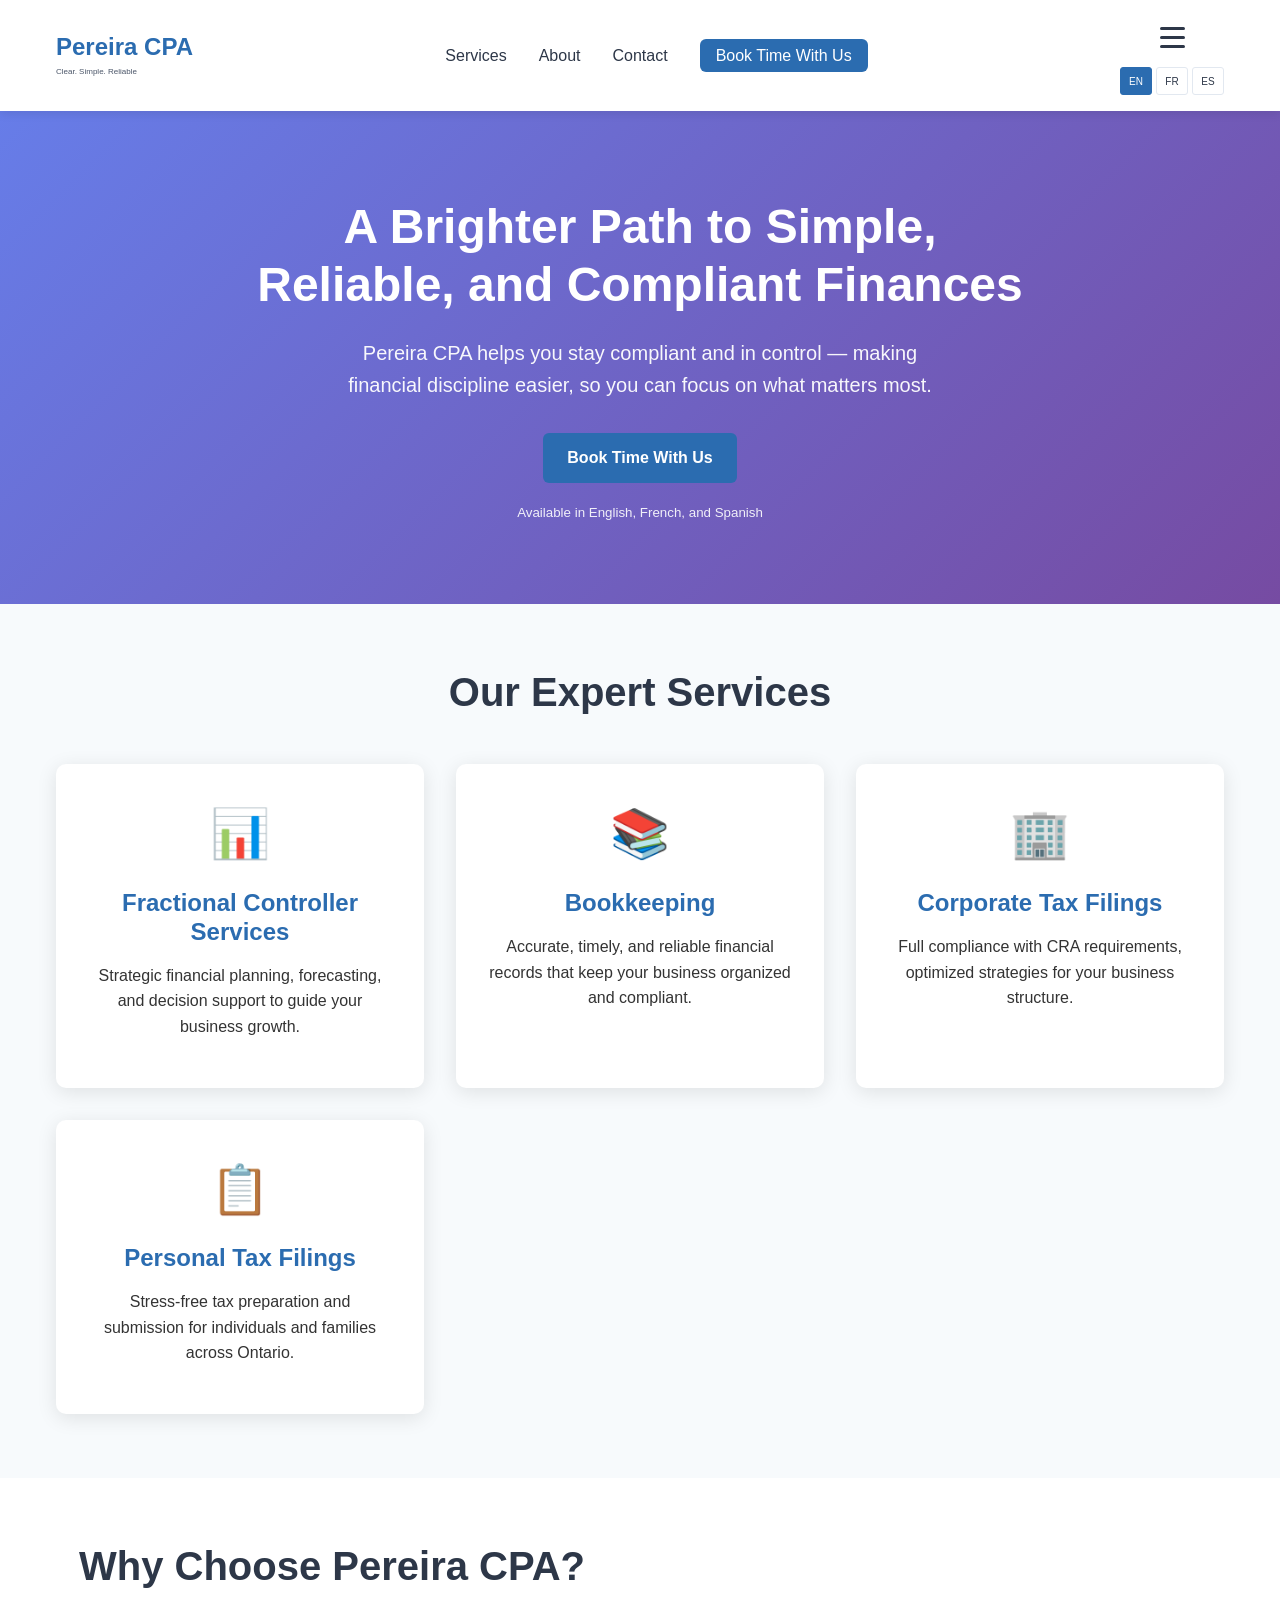
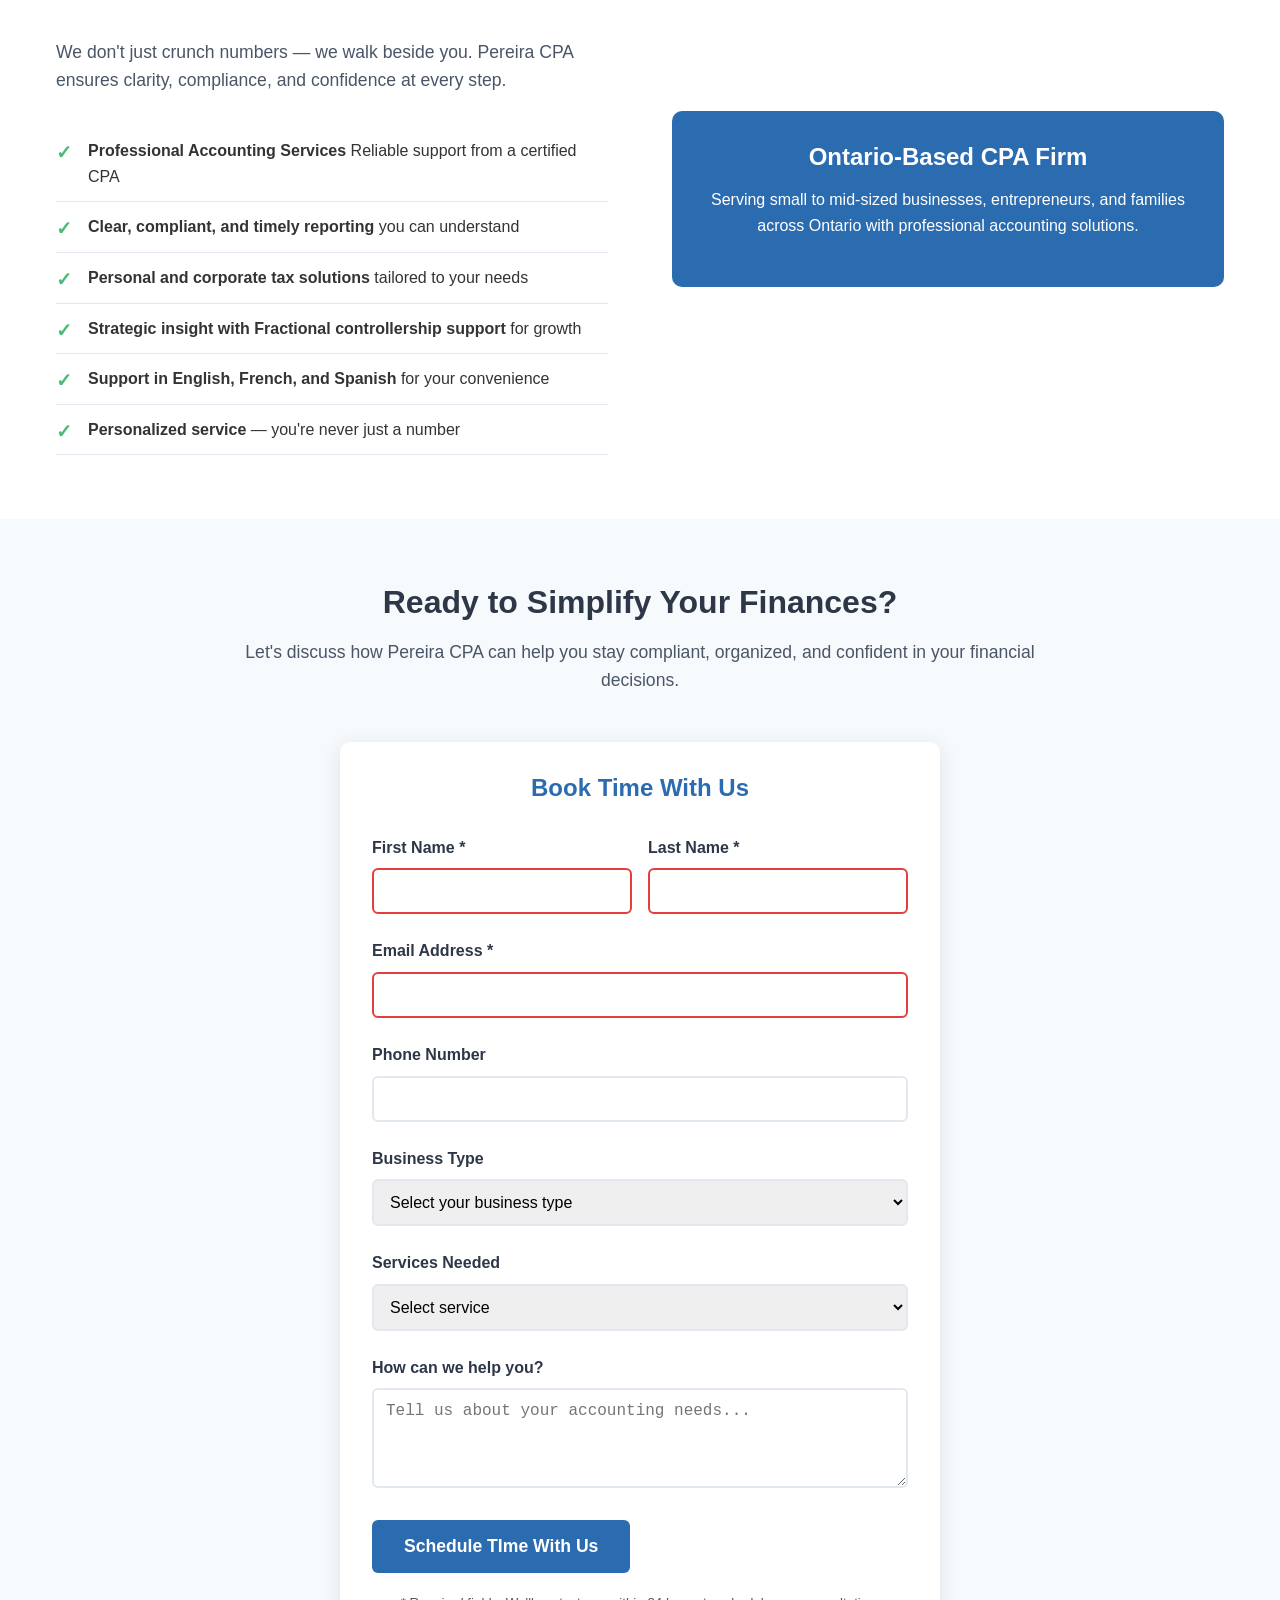
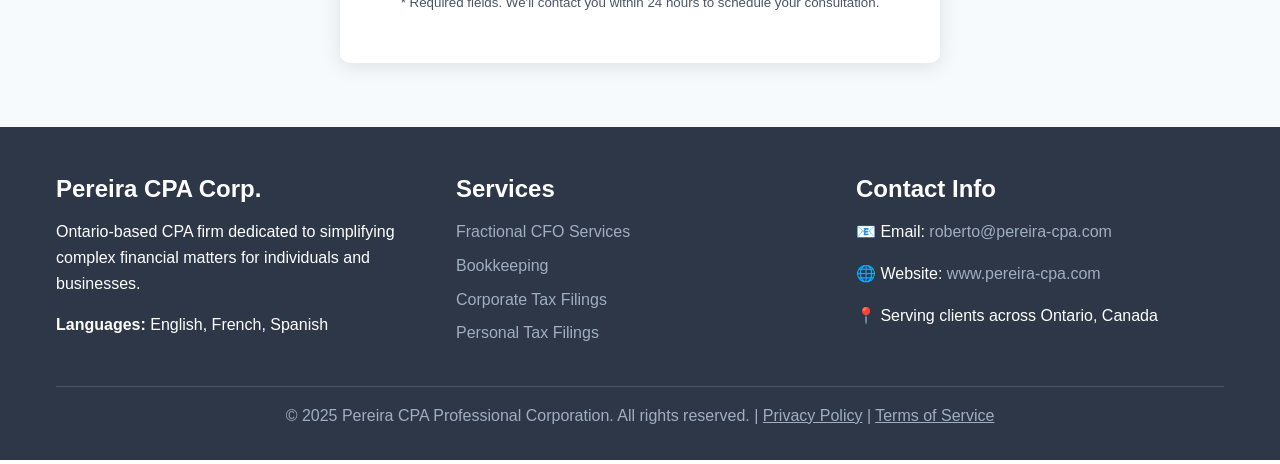
<file: v1/index.html>
<!DOCTYPE html>
<html lang="en">
<head>
    <meta charset="utf-8">
    <meta name="viewport" content="width=device-width, initial-scale=1.0">
    <title>Pereira CPA - A Brighter Path to Simple, Reliable, and Compliant Finances</title>
    <meta name="description" content="Pereira CPA Corp. is an Ontario-based CPA firm dedicated to simplifying complex financial matters for individuals and businesses. Expert bookkeeping, tax filing, and fractional CFO services.">
    <link href="style.css" rel="stylesheet" type="text/css" />
    <link rel="icon" type="image/png" sizes="32x32" href="img/favicon.png">
</head>
<body>
    <!-- Skip to main content link for screen readers -->
    <a href="#main-content" class="skip-link">Skip to main content</a>
    
    <!-- Header -->
    <header class="header" role="banner">
        <nav class="nav" role="navigation" aria-label="Main navigation">
            <div class="nav-container">
                <div class="logo">
                    <span class="logo-text">Pereira CPA</span>
                    <span class="logo-subtext" data-translate="logo-subtext">Your Financial Partner</span>
                </div>
                <ul class="nav-menu" role="menubar">
                    <li role="none"><a href="#services" role="menuitem" data-translate="nav-services">Services</a></li>
                    <li role="none"><a href="#about" role="menuitem" data-translate="nav-about">About</a></li>
                    <li role="none"><a href="#contact" role="menuitem" data-translate="nav-contact">Contact</a></li>
                    <li role="none"><a href="#consultation" class="nav-cta" role="menuitem" data-translate="nav-consultation">Free Consultation</a></li>
                </ul>
                <div class="nav-right">
                    <button class="nav-toggle" aria-label="Toggle navigation menu" aria-expanded="false">
                        <span class="hamburger"></span>
                        <span class="hamburger"></span>
                        <span class="hamburger"></span>
                    </button>
                    <div class="language-switcher">
                        <button class="lang-btn active" data-lang="en" aria-label="Switch to English">EN</button>
                        <button class="lang-btn" data-lang="fr" aria-label="Passer au français">FR</button>
                        <button class="lang-btn" data-lang="es" aria-label="Cambiar a español">ES</button>
                    </div>
                </div>
            </div>
        </nav>
    </header>

    <!-- Main Content -->
    <main id="main-content" role="main">
        <!-- Hero Section -->
        <section class="hero" aria-labelledby="hero-heading">
            <div class="container">
                <div class="hero-content">
                    <h1 id="hero-heading" class="hero-title" data-translate="hero-title">A Brighter Path to Simple, Reliable, and Compliant Finances</h1>
                    <p class="hero-subtitle" data-translate="hero-subtitle">Pereira CPA helps you stay compliant and in control — making financial discipline easier, so you can focus on what matters most.</p>
                    <div class="hero-cta">
                        <a href="#consultation" class="btn btn-primary" role="button" data-translate="hero-cta">Book Time With Us</a>
                        <p class="hero-languages"><small data-translate="hero-languages">Available in English, French, and Spanish</small></p>
                    </div>
                </div>
            </div>
        </section>

        <!-- Services Section -->
        <section id="services" class="services" aria-labelledby="services-heading">
            <div class="container">
                <h2 id="services-heading" class="section-title" data-translate="services-title">Our Expert Services</h2>
                <div class="services-grid">
                    <article class="service-card">
                        <div class="service-icon" aria-hidden="true">📊</div>
                        <h3 data-translate="service-cfo-title">Fractional CFO Services</h3>
                        <p data-translate="service-cfo-desc">Strategic financial planning, forecasting, and decision support to guide your business growth.</p>
                    </article>
                    <article class="service-card">
                        <div class="service-icon" aria-hidden="true">📚</div>
                        <h3 data-translate="service-bookkeeping-title">Bookkeeping</h3>
                        <p data-translate="service-bookkeeping-desc">Accurate, timely, and reliable financial records that keep your business organized and compliant.</p>
                    </article>
                    <article class="service-card">
                        <div class="service-icon" aria-hidden="true">🏢</div>
                        <h3 data-translate="service-corporate-title">Corporate Tax Filings</h3>
                        <p data-translate="service-corporate-desc">Full compliance with CRA requirements, optimized strategies for your business structure.</p>
                    </article>
                    <article class="service-card">
                        <div class="service-icon" aria-hidden="true">📋</div>
                        <h3 data-translate="service-personal-title">Personal Tax Filings</h3>
                        <p data-translate="service-personal-desc">Stress-free tax preparation and submission for individuals and families across Ontario.</p>
                    </article>
                </div>
            </div>
        </section>

        <!-- Benefits Section -->
        <section id="about" class="benefits" aria-labelledby="benefits-heading">
            <div class="container">
                <div class="benefits-content">
                    <div class="benefits-text">
                        <h2 id="benefits-heading" class="section-title" data-translate="benefits-title">Why Choose Pereira CPA?</h2>
                        <p class="benefits-intro" data-translate="benefits-intro">We don't just crunch numbers — we walk beside you. Pereira CPA ensures clarity, compliance, and confidence at every step.</p>
                        <ul class="benefits-list">
                            <li data-translate="benefit-1">
                                <strong>Expert CPA services</strong> from licensed professionals
                            </li>
                            <li data-translate="benefit-2">
                                <strong>Clear, compliant, and timely reporting</strong> you can understand
                            </li>
                            <li data-translate="benefit-3">
                                <strong>Personal and corporate tax solutions</strong> tailored to your needs
                            </li>
                            <li data-translate="benefit-4">
                                <strong>Strategic insight with Fractional CFO support</strong> for growth
                            </li>
                            <li data-translate="benefit-5">
                                <strong>Support in English, French, and Spanish</strong> for your convenience
                            </li>
                            <li data-translate="benefit-6">
                                <strong>Personalized service</strong> — you're never just a number
                            </li>
                        </ul>
                    </div>
                    <div class="benefits-visual">
                        <div class="benefits-card">
                            <h3>Ontario-Based CPA Firm</h3>
                            <p>Serving small to mid-sized businesses, entrepreneurs, and families across Ontario with professional accounting solutions.</p>
                        </div>
                    </div>
                </div>
            </div>
        </section>

        <!-- CTA Section -->
        <section id="consultation" class="cta-section" aria-labelledby="cta-heading">
            <div class="container">
                <div class="cta-content">
                    <h2 id="cta-heading" class="cta-title" data-translate="cta-title">Ready to Simplify Your Finances?</h2>
                    <p class="cta-description" data-translate="cta-description">Let's discuss how Pereira CPA can help you stay compliant, organized, and confident in your financial decisions.</p>
                    <form class="consultation-form" action="#" method="post" aria-labelledby="form-heading">
                        <h3 id="form-heading" class="form-title" data-translate="form-title">Book Time With Us</h3>
                        <div class="form-row">
                            <div class="form-group">
                                <label for="first-name" data-translate="form-first-name">First Name *</label>
                                <input type="text" id="first-name" name="firstName" required aria-required="true">
                            </div>
                            <div class="form-group">
                                <label for="last-name" data-translate="form-last-name">Last Name *</label>
                                <input type="text" id="last-name" name="lastName" required aria-required="true">
                            </div>
                        </div>
                        <div class="form-group">
                            <label for="email" data-translate="form-email">Email Address *</label>
                            <input type="email" id="email" name="email" required aria-required="true">
                        </div>
                        <div class="form-group">
                            <label for="phone" data-translate="form-phone">Phone Number</label>
                            <input type="tel" id="phone" name="phone">
                        </div>
                        <div class="form-group">
                            <label for="business-type" data-translate="form-business-type">Business Type</label>
                            <select id="business-type" name="businessType">
                                <option value="" data-translate="form-select-business">Select your business type</option>
                                <option value="small-business" data-translate="form-small-business">Small Business</option>
                                <option value="entrepreneur" data-translate="form-entrepreneur">Entrepreneur/Self-Employed</option>
                                <option value="individual" data-translate="form-individual">Individual/Family</option>
                                <option value="organization" data-translate="form-organization">Organization</option>
                            </select>
                        </div>
                        <div class="form-group">
                            <label for="services-needed" data-translate="form-services-needed">Services Needed</label>
                            <select id="services-needed" name="servicesNeeded">
                                <option value="" data-translate="form-select-service">Select service</option>
                                <option value="bookkeeping" data-translate="form-service-bookkeeping">Bookkeeping</option>
                                <option value="personal-tax" data-translate="form-service-personal">Personal Tax Filing</option>
                                <option value="corporate-tax" data-translate="form-service-corporate">Corporate Tax Filing</option>
                                <option value="fractional-cfo" data-translate="form-service-cfo">Fractional CFO Services</option>
                                <option value="multiple" data-translate="form-service-multiple">Multiple Services</option>
                            </select>
                        </div>
                        <div class="form-group">
                            <label for="message" data-translate="form-message">How can we help you?</label>
                            <textarea id="message" name="message" rows="4" data-translate-placeholder="form-message-placeholder"></textarea>
                        </div>
                        <button type="submit" class="btn btn-primary btn-large" data-translate="form-submit">Schedule Free Consultation</button>
                        <p class="form-note"><small data-translate="form-note">* Required fields. We'll contact you within 24 hours to schedule your consultation.</small></p>
                    </form>
                </div>
            </div>
        </section>
    </main>

    <!-- Footer -->
    <footer id="contact" class="footer" role="contentinfo">
        <div class="container">
            <div class="footer-content">
                <div class="footer-section">
                    <h3>Pereira CPA Corp.</h3>
                    <p>Ontario-based CPA firm dedicated to simplifying complex financial matters for individuals and businesses.</p>
                    <p><strong>Languages:</strong> English, French, Spanish</p>
                </div>
                <div class="footer-section">
                    <h3>Services</h3>
                    <ul>
                        <li><a href="#services">Fractional CFO Services</a></li>
                        <li><a href="#services">Bookkeeping</a></li>
                        <li><a href="#services">Corporate Tax Filings</a></li>
                        <li><a href="#services">Personal Tax Filings</a></li>
                    </ul>
                </div>
                <div class="footer-section">
                    <h3>Contact Info</h3>
                    <p>📧 Email: <a href="mailto:roberto@pereira-cpa.com">roberto@pereira-cpa.com</a></p>
                    <p>🌐 Website: <a href="http://www.pereira-cpa.com">www.pereira-cpa.com</a></p>
                    <p>📍 Serving clients across Ontario, Canada</p>
                </div>
            </div>
            <div class="footer-bottom">
                <p>&copy; 2025 Pereira CPA Professional Corporation. All rights reserved. | <a href="#privacy" style="color: #a0aec0;">Privacy Policy</a> | <a href="#terms" style="color: #a0aec0;">Terms of Service</a></p>
            </div>
        </div>
    </footer>

    <script src="translations.js"></script>
    <script src="script.js"></script>
</body>
</html>
</file>
<file: v1/style.css>
/* Reset and Base Styles */
* {
    margin: 0;
    padding: 0;
    box-sizing: border-box;
}

html {
    height: 100%;
    width: 100%;
    scroll-behavior: smooth;
}

body {
    font-family: -apple-system, BlinkMacSystemFont, 'Segoe UI', Roboto, Oxygen, Ubuntu, Cantarell, sans-serif;
    line-height: 1.6;
    color: #333;
    background-color: #ffffff;
}

/* Skip Link for Screen Readers */
.skip-link {
    position: absolute;
    top: -40px;
    left: 6px;
    background: #000;
    color: #fff;
    padding: 8px;
    text-decoration: none;
    border-radius: 4px;
    z-index: 1000;
}

.skip-link:focus {
    top: 6px;
}

/* Typography */
h1, h2, h3, h4, h5, h6 {
    font-weight: 600;
    line-height: 1.2;
    margin-bottom: 1rem;
}

h1 {
    font-size: 2.5rem;
    color: #1a365d;
}

h2 {
    font-size: 2rem;
    color: #2d3748;
}

h3 {
    font-size: 1.5rem;
    color: #2d3748;
}

p {
    margin-bottom: 1rem;
}

/* Container */
.container {
    max-width: 1200px;
    margin: 0 auto;
    padding: 0 1rem;
}

/* Header */
.header {
    background: #ffffff;
    box-shadow: 0 2px 10px rgba(0, 0, 0, 0.1);
    position: fixed;
    top: 0;
    width: 100%;
    z-index: 1000;
}

.nav-container {
    display: flex;
    justify-content: space-between;
    align-items: center;
    padding: 1rem;
    max-width: 1200px;
    margin: 0 auto;
    gap: 1rem;
}

.nav-right {
    display: flex;
    flex-direction: column;
    align-items: center;
    gap: 0.5rem;
}

.language-switcher {
    display: flex;
    gap: 0.25rem;
    align-items: center;
}

.lang-btn {
    background: transparent;
    border: 1px solid #e2e8f0;
    color: #2d3748;
    padding: 0.25rem 0.5rem;
    border-radius: 3px;
    cursor: pointer;
    font-weight: 500;
    font-size: 0.625rem;
    transition: all 0.3s ease;
    min-height: 28px;
    min-width: 32px;
}

.lang-btn:hover,
.lang-btn:focus {
    border-color: #2b6cb0;
    color: #2b6cb0;
    outline: 2px solid #2b6cb0;
    outline-offset: 2px;
}

.lang-btn.active {
    background: #2b6cb0;
    border-color: #2b6cb0;
    color: white;
}

.logo {
    display: flex !important;
    flex-direction: column !important;
    align-items: flex-start !important;
    gap: 0.25rem;
}

.logo-text {
    font-size: 1.5rem;
    font-weight: 700;
    color: #2b6cb0;
    line-height: 1.2;
    display: block !important;
    width: 100%;
}

.logo-subtext {
    font-size: 0.5rem;
    font-weight: 400;
    color: #4a5568;
    display: block !important;
    width: 100%;
}

.nav-menu {
    display: flex;
    list-style: none;
    gap: 2rem;
    align-items: center;
}

.nav-menu a {
    text-decoration: none;
    color: #2d3748;
    font-weight: 500;
    transition: color 0.3s ease;
}

.nav-menu a:hover,
.nav-menu a:focus {
    color: #2b6cb0;
    outline: 2px solid #2b6cb0;
    outline-offset: 2px;
}

.nav-cta {
    background: #2b6cb0;
    color: white !important;
    padding: 0.5rem 1rem;
    border-radius: 6px;
    transition: background-color 0.3s ease;
}

.nav-cta:hover,
.nav-cta:focus {
    background: #2c5282 !important;
    color: white !important;
}

.nav-toggle {
    display: flex;
    flex-direction: column;
    background: none;
    border: none;
    cursor: pointer;
    padding: 0.5rem;
}

.hamburger {
    width: 25px;
    height: 3px;
    background: #2d3748;
    margin: 3px 0;
    transition: 0.3s;
    border-radius: 2px;
}

/* Buttons */
.btn {
    display: inline-block;
    padding: 0.75rem 1.5rem;
    font-size: 1rem;
    font-weight: 600;
    text-decoration: none;
    border-radius: 6px;
    border: none;
    cursor: pointer;
    transition: all 0.3s ease;
    text-align: center;
    min-height: 44px;
    min-width: 44px;
}

.btn-primary {
    background: #2b6cb0;
    color: white;
}

.btn-primary:hover,
.btn-primary:focus {
    background: #2c5282;
    outline: 2px solid #4299e1;
    outline-offset: 2px;
}

.btn-large {
    padding: 1rem 2rem;
    font-size: 1.1rem;
}

/* Hero Section */
.hero {
    background: linear-gradient(135deg, #667eea 0%, #764ba2 100%);
    color: white;
    padding: 8rem 0 4rem;
    margin-top: 70px;
    text-align: center;
}

.hero-title {
    color: white;
    font-size: 3rem;
    margin-bottom: 1.5rem;
    max-width: 800px;
    margin-left: auto;
    margin-right: auto;
}

.hero-subtitle {
    font-size: 1.25rem;
    margin-bottom: 2rem;
    max-width: 600px;
    margin-left: auto;
    margin-right: auto;
    opacity: 0.95;
}

.hero-cta {
    margin-top: 2rem;
}

.hero-languages {
    margin-top: 1rem;
    opacity: 0.9;
}

/* Services Section */
.services {
    padding: 4rem 0;
    background: #f7fafc;
}

.section-title {
    text-align: center;
    margin-bottom: 3rem;
    font-size: 2.5rem;
}

.services-grid {
    display: grid;
    grid-template-columns: repeat(auto-fit, minmax(280px, 1fr));
    gap: 2rem;
    margin-top: 3rem;
}

.service-card {
    background: white;
    padding: 2rem;
    border-radius: 10px;
    box-shadow: 0 4px 20px rgba(0, 0, 0, 0.1);
    text-align: center;
    transition: transform 0.3s ease, box-shadow 0.3s ease;
}

.service-card:hover,
.service-card:focus-within {
    transform: translateY(-5px);
    box-shadow: 0 8px 30px rgba(0, 0, 0, 0.15);
}

.service-icon {
    font-size: 3rem;
    margin-bottom: 1rem;
}

.service-card h3 {
    color: #2b6cb0;
    margin-bottom: 1rem;
}

/* Benefits Section */
.benefits {
    padding: 4rem 0;
}

.benefits-content {
    display: grid;
    grid-template-columns: 1fr 1fr;
    gap: 4rem;
    align-items: center;
}

.benefits-intro {
    font-size: 1.1rem;
    color: #4a5568;
    margin-bottom: 2rem;
}

.benefits-list {
    list-style: none;
}

.benefits-list li {
    padding: 0.75rem 0;
    border-bottom: 1px solid #e2e8f0;
    position: relative;
    padding-left: 2rem;
}

.benefits-list li::before {
    content: "✓";
    position: absolute;
    left: 0;
    color: #48bb78;
    font-weight: bold;
    font-size: 1.2rem;
}

.benefits-card {
    background: #2b6cb0;
    color: white;
    padding: 2rem;
    border-radius: 10px;
    text-align: center;
}

.benefits-card h3 {
    color: white;
    margin-bottom: 1rem;
}

/* CTA Section */
.cta-section {
    background: #f7fafc;
    padding: 4rem 0;
}

.cta-content {
    text-align: center;
    max-width: 800px;
    margin: 0 auto;
}

.cta-title {
    margin-bottom: 1rem;
}

.cta-description {
    font-size: 1.1rem;
    color: #4a5568;
    margin-bottom: 3rem;
}

/* Form Styles */
.consultation-form {
    background: white;
    padding: 2rem;
    border-radius: 10px;
    box-shadow: 0 4px 20px rgba(0, 0, 0, 0.1);
    text-align: left;
    max-width: 600px;
    margin: 0 auto;
}

.form-title {
    text-align: center;
    margin-bottom: 2rem;
    color: #2b6cb0;
}

.form-row {
    display: grid;
    grid-template-columns: 1fr 1fr;
    gap: 1rem;
}

.form-group {
    margin-bottom: 1.5rem;
}

.form-group label {
    display: block;
    margin-bottom: 0.5rem;
    font-weight: 600;
    color: #2d3748;
}

.form-group input,
.form-group select,
.form-group textarea {
    width: 100%;
    padding: 0.75rem;
    border: 2px solid #e2e8f0;
    border-radius: 6px;
    font-size: 1rem;
    transition: border-color 0.3s ease;
    min-height: 44px;
}

.form-group input:focus,
.form-group select:focus,
.form-group textarea:focus {
    outline: none;
    border-color: #2b6cb0;
    box-shadow: 0 0 0 3px rgba(43, 108, 176, 0.1);
}

.form-group input:required:invalid {
    border-color: #e53e3e;
}

.form-note {
    text-align: center;
    margin-top: 1rem;
    color: #4a5568;
}

/* Footer */
.footer {
    background: #2d3748;
    color: white;
    padding: 3rem 0 1rem;
}

.footer-content {
    display: grid;
    grid-template-columns: repeat(auto-fit, minmax(250px, 1fr));
    gap: 2rem;
    margin-bottom: 2rem;
}

.footer-section h3 {
    color: white;
    margin-bottom: 1rem;
}

.footer-section ul {
    list-style: none;
}

.footer-section ul li {
    margin-bottom: 0.5rem;
}

.footer-section a {
    color: #a0aec0;
    text-decoration: none;
    transition: color 0.3s ease;
}

.footer-section a:hover,
.footer-section a:focus {
    color: white;
    outline: 2px solid white;
    outline-offset: 2px;
}

.footer-bottom {
    border-top: 1px solid #4a5568;
    padding-top: 1rem;
    text-align: center;
    color: #a0aec0;
}

/* Responsive Design */
@media (max-width: 768px) {
    .nav-container {
        flex-wrap: wrap;
    }

    .nav-menu {
        display: none;
        position: absolute;
        top: 100%;
        left: 0;
        width: 100%;
        background: white;
        flex-direction: column;
        padding: 1rem;
        box-shadow: 0 2px 10px rgba(0, 0, 0, 0.1);
        gap: 1rem;
        order: 3;
    }

    .nav-menu.active {
        display: flex;
    }

    .nav-toggle {
        display: flex;
    }

    .language-switcher {
        order: 2;
        gap: 0.25rem;
    }

    .lang-btn {
        padding: 0.375rem 0.5rem;
        font-size: 0.75rem;
        min-width: 36px;
        min-height: 36px;
    }

    .hero {
        padding: 6rem 0 3rem;
    }

    .hero-title {
        font-size: 2rem;
    }

    .hero-subtitle {
        font-size: 1.1rem;
    }

    .section-title {
        font-size: 2rem;
    }

    .benefits-content {
        grid-template-columns: 1fr;
        gap: 2rem;
    }

    .form-row {
        grid-template-columns: 1fr;
    }

    .services-grid {
        grid-template-columns: 1fr;
    }
}

@media (max-width: 480px) {
    .container {
        padding: 0 0.5rem;
    }

    .hero-title {
        font-size: 1.75rem;
    }

    .consultation-form {
        padding: 1.5rem;
    }

    .services {
        padding: 3rem 0;
    }

    .benefits {
        padding: 3rem 0;
    }

    .cta-section {
        padding: 3rem 0;
    }
}

/* High Contrast Mode Support */
@media (prefers-contrast: high) {
    .btn-primary {
        border: 2px solid #000;
    }
    
    .service-card {
        border: 1px solid #000;
    }
    
    .form-group input,
    .form-group select,
    .form-group textarea {
        border: 2px solid #000;
    }
}

/* Reduced Motion Support */
@media (prefers-reduced-motion: reduce) {
    * {
        animation-duration: 0.01ms !important;
        animation-iteration-count: 1 !important;
        transition-duration: 0.01ms !important;
        scroll-behavior: auto !important;
    }
}

/* Focus Visible Support */
.btn:focus-visible,
.nav-menu a:focus-visible,
input:focus-visible,
select:focus-visible,
textarea:focus-visible {
    outline: 2px solid #2b6cb0;
    outline-offset: 2px;
}
</file>
